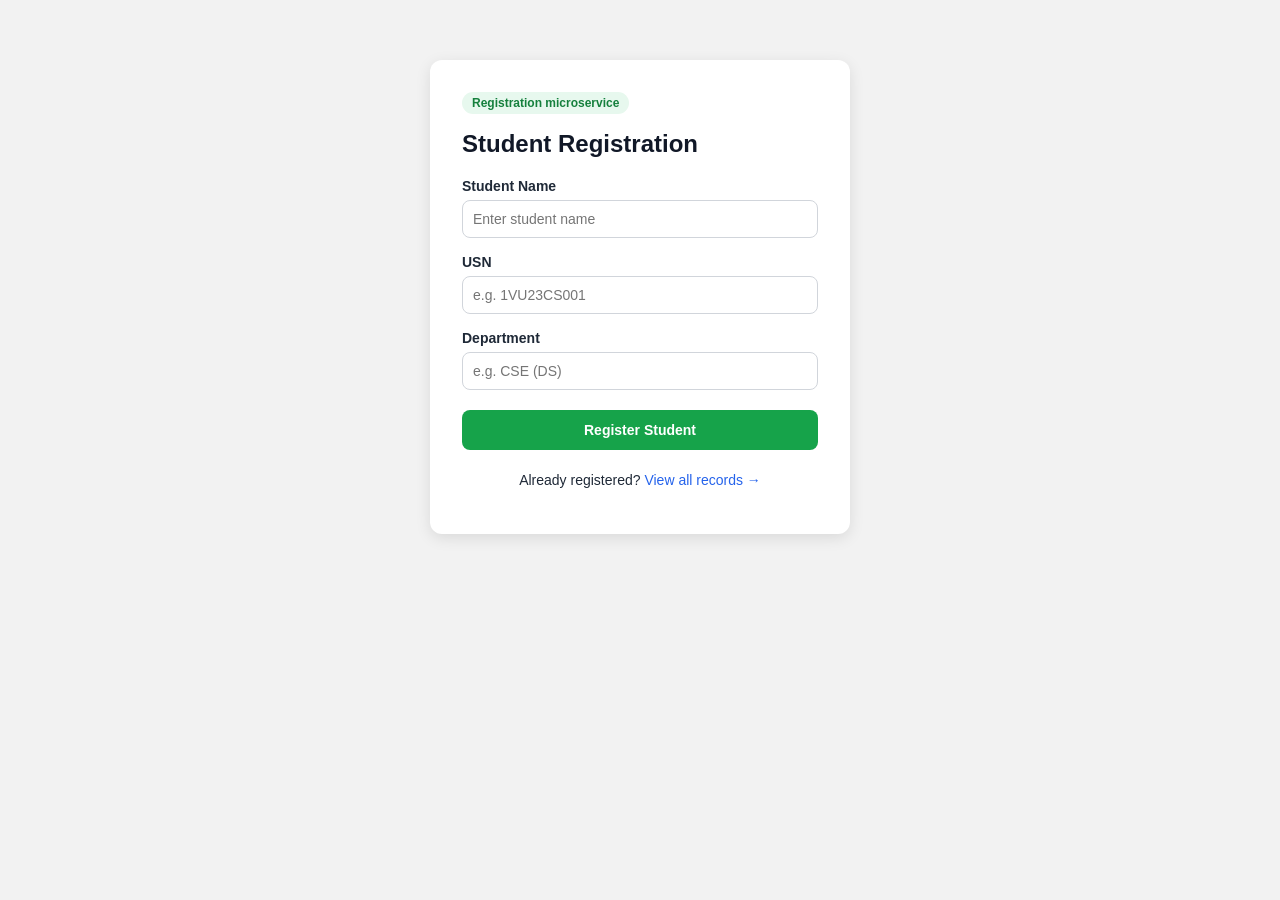
<file: templates/index.html>
<!DOCTYPE html>
<html lang="en">
<head>
    <meta charset="UTF-8">
    <meta name="viewport" content="width=device-width, initial-scale=1.0">
    <title>Student Registration Service</title>
    <link rel="stylesheet" href="/static/style.css">
</head>
<body>
    <div class="container">
        <span class="badge">Registration microservice</span>
        <h2>Student Registration</h2>
        <form action="/register" method="POST">
            <label for="name">Student Name</label>
            <input type="text" name="name" id="name" required placeholder="Enter student name">

            <label for="usn">USN</label>
            <input type="text" name="usn" id="usn" required placeholder="e.g. 1VU23CS001">

            <label for="dept">Department</label>
            <input type="text" name="dept" id="dept" required placeholder="e.g. CSE (DS)">

            <input type="submit" value="Register Student">
        </form>
        <p class="crosslink">Already registered? <a id="records-link" href="#">View all records &rarr;</a></p>
    </div>
    <script src="/static/script.js"></script>
</body>
</html>
</file>
<file: static/style.css>
* { box-sizing: border-box; }
body {
    font-family: -apple-system, "Segoe UI", Roboto, Arial, sans-serif;
    background: #f2f2f2;
    margin: 0;
    color: #1f2937;
}
.container {
    width: 420px;
    margin: 60px auto;
    background: #ffffff;
    padding: 32px;
    border-radius: 12px;
    box-shadow: 0 4px 15px rgba(0, 0, 0, 0.1);
}
.badge {
    display: inline-block;
    background: #e7f8ee;
    color: #15803d;
    font-size: 12px;
    font-weight: 700;
    padding: 4px 10px;
    border-radius: 12px;
    margin-bottom: 12px;
}
h2 { margin-top: 4px; color: #111827; }
label { font-weight: 600; font-size: 14px; display: block; margin-top: 12px; }
input {
    width: 100%;
    padding: 10px;
    margin: 6px 0 4px 0;
    border: 1px solid #d1d5db;
    border-radius: 8px;
    font-size: 14px;
}
input[type="submit"] {
    margin-top: 16px;
    background: #16a34a;
    color: white;
    border: none;
    font-weight: 700;
    padding: 12px;
    cursor: pointer;
    transition: background 0.2s;
}
input[type="submit"]:hover { background: #15803d; }
.crosslink { text-align: center; margin-top: 18px; font-size: 14px; }
.crosslink a { color: #2563eb; text-decoration: none; }
.crosslink a:hover { text-decoration: underline; }
</file>
